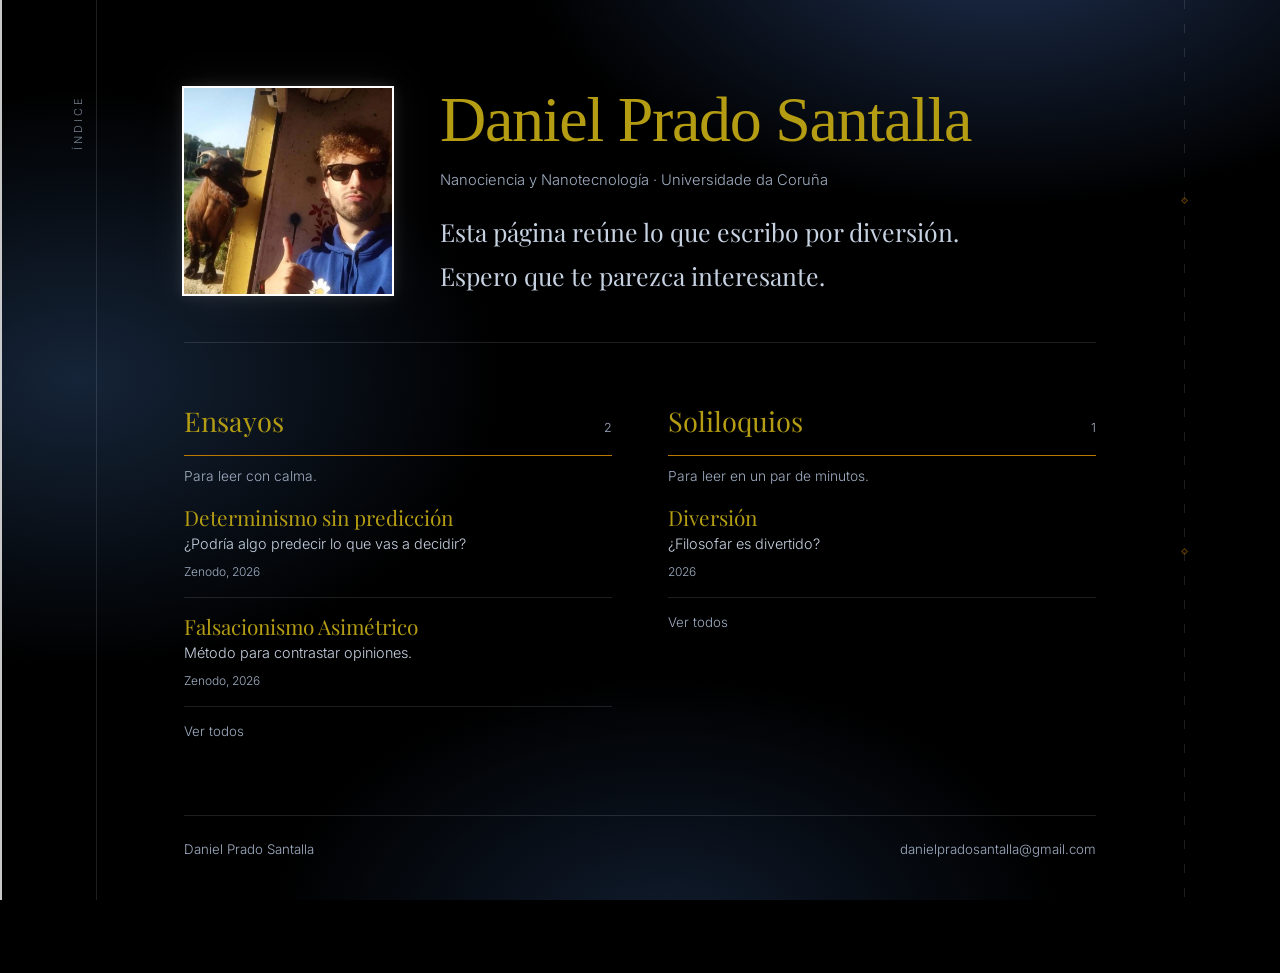
<file: index.html>
<!DOCTYPE html>
<html lang="es">
<head>
<meta charset="utf-8">
<meta name="viewport" content="width=device-width, initial-scale=1">
<title>Daniel Prado Santalla</title>
<meta name="description" content="Ensayos y soliloquios de Daniel Prado Santalla.">

<!-- Icono de la pestaña -->
<link rel="icon" href="favicon-32.png" sizes="32x32" type="image/png">
<link rel="icon" href="favicon.png" sizes="256x256" type="image/png">
<link rel="apple-touch-icon" href="favicon.png">

<!-- Tarjeta que se ve al compartir el enlace. Cuando publiques la web,
     sustituye https://danipradoweb.github.io por su dirección real en las tres líneas. -->
<meta property="og:type" content="website">
<meta property="og:title" content="Daniel Prado Santalla">
<meta property="og:description" content="Ensayos y soliloquios de Daniel Prado Santalla.">
<meta property="og:image" content="https://danipradoweb.github.io/foto.jpg">
<meta property="og:url" content="https://danipradoweb.github.io/">
<meta property="og:locale" content="es_ES">
<meta name="twitter:card" content="summary_large_image">
<link rel="preconnect" href="https://fonts.googleapis.com">
<link rel="preconnect" href="https://fonts.gstatic.com" crossorigin>
<link href="https://fonts.googleapis.com/css2?family=Playfair+Display:wght@400;500&family=Inter:wght@300;400&display=swap" rel="stylesheet">
<link rel="stylesheet" href="estilo.css">
</head>
<body>
<div id="luz"></div>
<div class="margenes" aria-hidden="true">
  <span class="izq"></span>
  <span class="rotulo">ÍNDICE</span>
  <span class="der"></span>
  <span class="punto a"></span>
  <span class="punto b"></span>
</div>
<div class="marco">

  <header class="portada">
    <div class="retrato"><img src="foto.jpg" alt="Daniel Prado Santalla"></div>
    <div>
      <h1 class="nombre">Daniel Prado Santalla</h1>
      <p class="oficio">Nanociencia y Nanotecnología · Universidade da Coruña</p>
      <p class="lema">Esta página reúne lo que escribo por diversión. </p>
      <p class="lema">Espero que te parezca interesante.</p>
    </div>
  </header>

  <div class="patio">

    <!-- En la portada solo sale lo que escribas aquí a mano: el más
         reciente arriba. Con dos o tres por sección es suficiente;
         el resto queda en su página. -->

    <section>
      <a class="puerta" href="ensayos.html"><h2>Ensayos</h2><span class="cuenta">2</span></a>
      <p class="resumen">Para leer con calma.</p>

      <a class="obra" href="https://doi.org/10.5281/zenodo.23628926" target="_blank" rel="noopener">
        <span class="titulo">Determinismo sin predicción</span>
        <span class="glosa">¿Podría algo predecir lo que vas a decidir?</span>
        <span class="anno">Zenodo, 2026</span>
      </a>

      <a class="obra" href="https://doi.org/10.5281/zenodo.19446046" target="_blank" rel="noopener">
        <span class="titulo">Falsacionismo Asimétrico</span>
        <span class="glosa">Método para contrastar opiniones.</span>
        <span class="anno">Zenodo, 2026</span>
      </a>

      <a class="todos" href="ensayos.html">Ver todos</a>
    </section>

    <section>
      <a class="puerta" href="soliloquios.html"><h2>Soliloquios</h2><span class="cuenta">1</span></a>
      <p class="resumen">Para leer en un par de minutos.</p>

      <a class="obra" href="diversion.html">
        <span class="titulo">Diversión</span>
        <span class="glosa">¿Filosofar es divertido?</span>
        <span class="anno">2026</span>
      </a>

      <a class="todos" href="soliloquios.html">Ver todos</a>
    </section>

  </div>

  <!-- ===========================================================
       SECCIÓN DE VÍDEOS. Cuando tengas el canal, saca este bloque
       de entre los comentarios y cámbiale la dirección.
       Para que quede bien, muévelo dentro de <div class="patio">.
  <section>
    <a class="puerta" href="https://www.youtube.com/@TUCANAL" target="_blank" rel="noopener"><h2>Vídeos</h2></a>
  </section>
       =========================================================== -->


  <footer class="pie">
    <span>Daniel Prado Santalla</span>
    <a href="mailto:danielpradosantalla@gmail.com">danielpradosantalla@gmail.com</a>
  </footer>

</div>
<script src="pagina.js"></script>
</body>
</html>
</file>
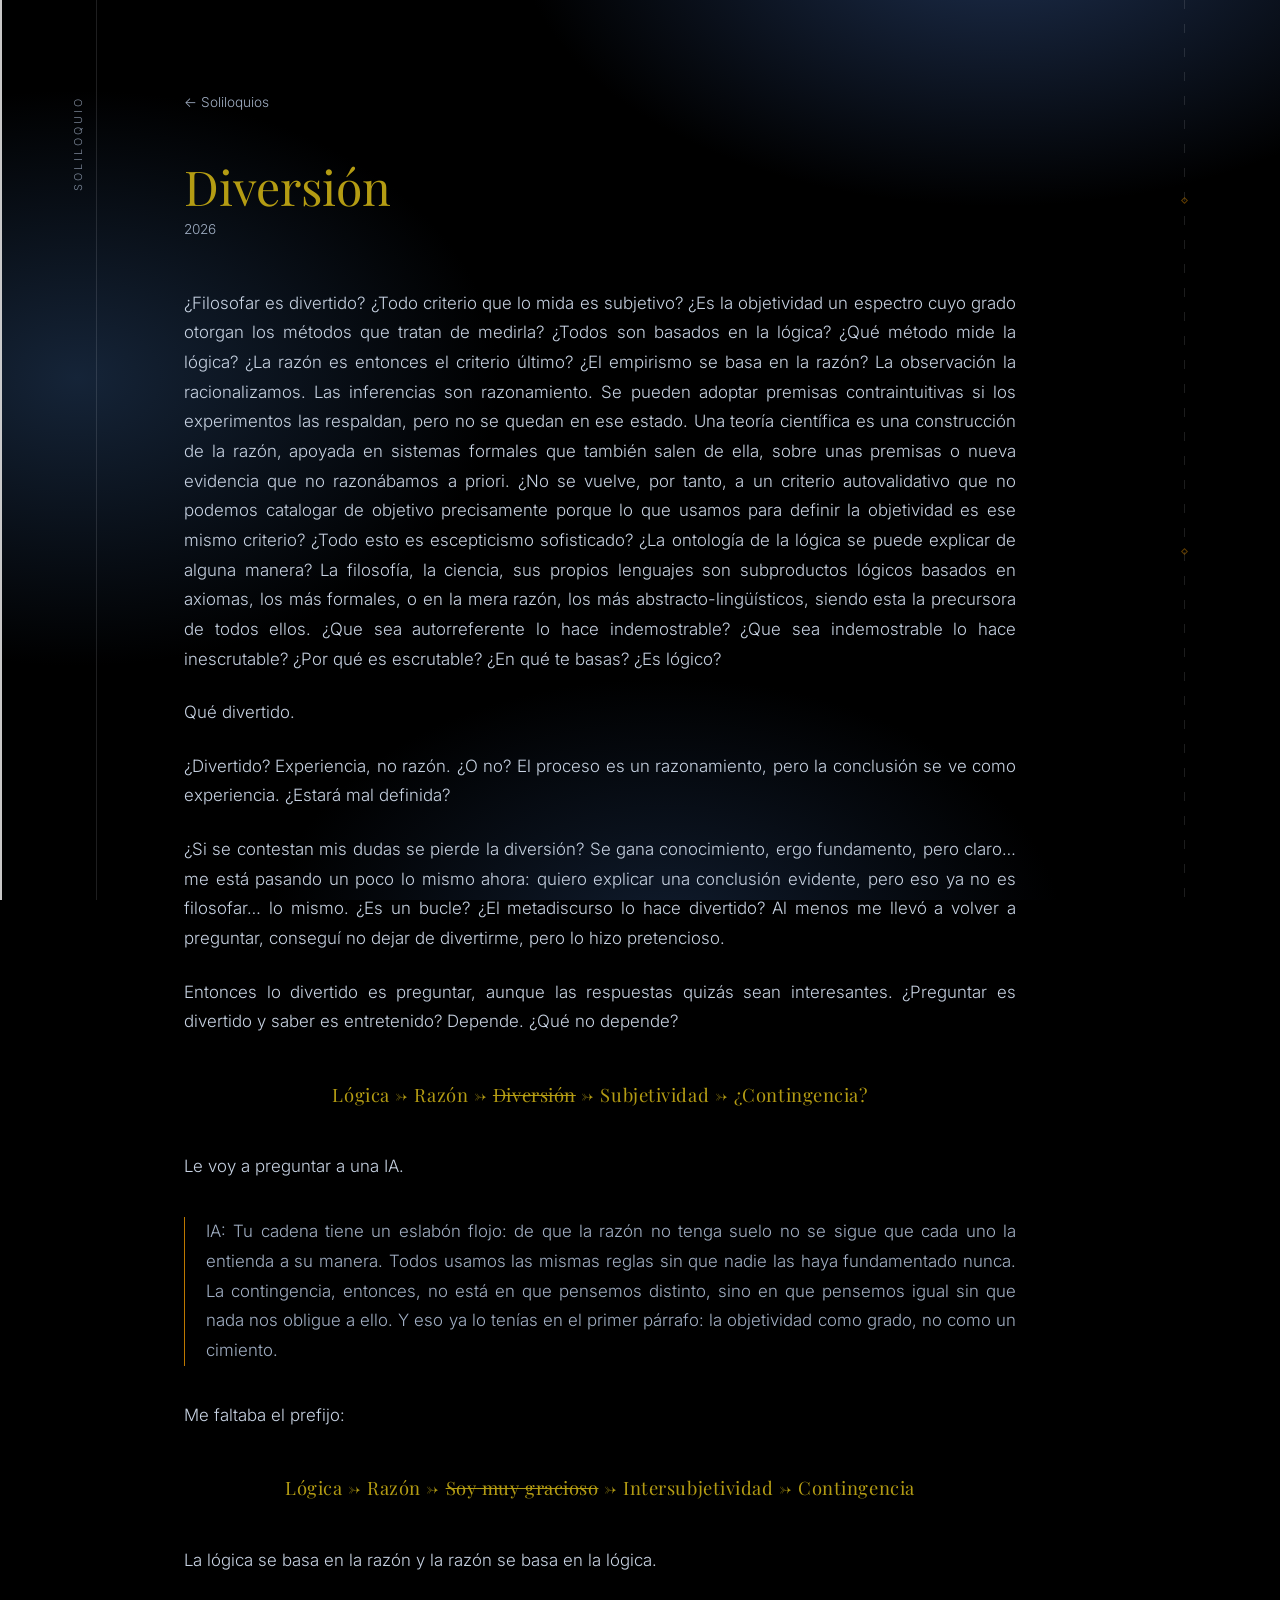
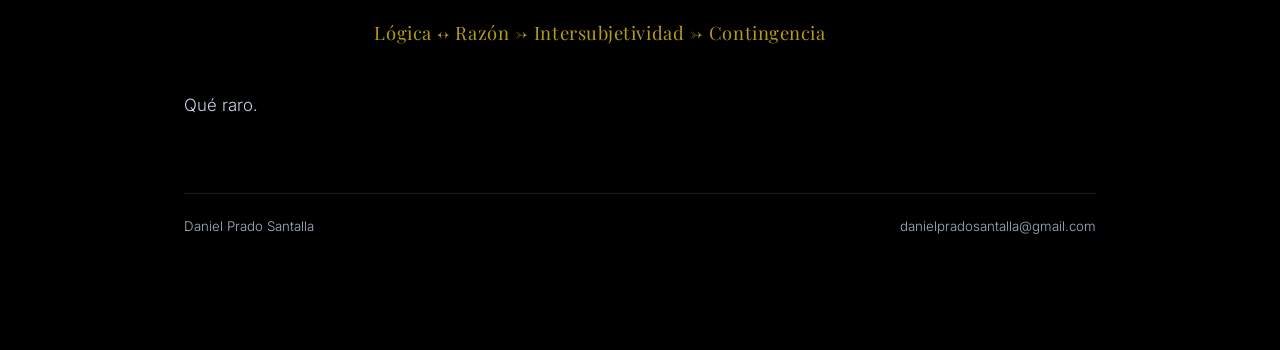
<file: diversion.html>
<!DOCTYPE html>
<html lang="es">
<head>
<meta charset="utf-8">
<meta name="viewport" content="width=device-width, initial-scale=1">
<title>Diversión — Daniel Prado Santalla</title>
<meta name="description" content="Soliloquio sobre la lógica, la razón y por qué preguntar divierte.">

<!-- Icono de la pestaña -->
<link rel="icon" href="favicon-32.png" sizes="32x32" type="image/png">
<link rel="icon" href="favicon.png" sizes="256x256" type="image/png">
<link rel="apple-touch-icon" href="favicon.png">

<!-- Tarjeta que se ve al compartir el enlace. Cuando publiques la web,
     sustituye https://danipradoweb.github.io por su dirección real en las tres líneas. -->
<meta property="og:type" content="website">
<meta property="og:title" content="Diversión — Daniel Prado Santalla">
<meta property="og:description" content="Soliloquio sobre la lógica, la razón y por qué preguntar divierte.">
<meta property="og:image" content="https://danipradoweb.github.io/foto.jpg">
<meta property="og:url" content="https://danipradoweb.github.io/diversion.html">
<meta property="og:locale" content="es_ES">
<meta name="twitter:card" content="summary_large_image">
<link rel="preconnect" href="https://fonts.googleapis.com">
<link rel="preconnect" href="https://fonts.gstatic.com" crossorigin>
<link href="https://fonts.googleapis.com/css2?family=Playfair+Display:wght@400;500&family=Inter:wght@300;400&display=swap" rel="stylesheet">
<link rel="stylesheet" href="estilo.css">
</head>
<body>
<div id="luz"></div>
<div class="margenes" aria-hidden="true">
  <span class="izq"></span>
  <span class="rotulo">SOLILOQUIO</span>
  <span class="der"></span>
  <span class="punto a"></span>
  <span class="punto b"></span>
</div>
<div class="marco">

  <a class="volver" href="soliloquios.html">← Soliloquios</a>

  <h1 class="titulo-texto">Diversión</h1>
  <p class="fecha">2026</p>

  <div class="texto">

    <p>¿Filosofar es divertido? ¿Todo criterio que lo mida es subjetivo? ¿Es la objetividad
    un espectro cuyo grado otorgan los métodos que tratan de medirla? ¿Todos son basados en
    la lógica? ¿Qué método mide la lógica? ¿La razón es entonces el criterio último? ¿El
    empirismo se basa en la razón? La observación la racionalizamos. Las inferencias son
    razonamiento. Se pueden adoptar premisas contraintuitivas si los experimentos las
    respaldan, pero no se quedan en ese estado. Una teoría científica es una construcción de
    la razón, apoyada en sistemas formales que también salen de ella, sobre unas premisas o
    nueva evidencia que no razonábamos a priori. ¿No se vuelve, por tanto, a un criterio
    autovalidativo que no podemos catalogar de objetivo precisamente porque lo que usamos
    para definir la objetividad es ese mismo criterio? ¿Todo esto es escepticismo sofisticado?
    ¿La ontología de la lógica se puede explicar de alguna manera? La filosofía, la ciencia,
    sus propios lenguajes son subproductos lógicos basados en axiomas, los más formales, o en
    la mera razón, los más abstracto-lingüísticos, siendo esta la precursora de todos ellos.
    ¿Que sea autorreferente lo hace indemostrable? ¿Que sea indemostrable lo hace inescrutable?
    ¿Por qué es escrutable? ¿En qué te basas? ¿Es lógico?</p>

    <p>Qué divertido.</p>

    <p>¿Divertido? Experiencia, no razón. ¿O no? El proceso es un razonamiento, pero la
    conclusión se ve como experiencia. ¿Estará mal definida?</p>

    <p>¿Si se contestan mis dudas se pierde la diversión? Se gana conocimiento, ergo
    fundamento, pero claro… me está pasando un poco lo mismo ahora: quiero explicar una
    conclusión evidente, pero eso ya no es filosofar… lo mismo. ¿Es un bucle? ¿El metadiscurso
    lo hace divertido? Al menos me llevó a volver a preguntar, conseguí no dejar de
    divertirme, pero lo hizo pretencioso.</p>

    <p>Entonces lo divertido es preguntar, aunque las respuestas quizás sean interesantes.
    ¿Preguntar es divertido y saber es entretenido? Depende. ¿Qué no depende?</p>

    <p class="cadena">Lógica → Razón → <s>Diversión</s> → Subjetividad → ¿Contingencia?</p>

    <p>Le voy a preguntar a una IA.</p>

    <blockquote class="interlocutor">
      <p>IA: Tu cadena tiene un eslabón flojo: de que la razón no tenga suelo no se sigue que
      cada uno la entienda a su manera. Todos usamos las mismas reglas sin que nadie las haya
      fundamentado nunca. La contingencia, entonces, no está en que pensemos distinto, sino en
      que pensemos igual sin que nada nos obligue a ello. Y eso ya lo tenías en el primer
      párrafo: la objetividad como grado, no como un cimiento.</p>
    </blockquote>

    <p>Me faltaba el prefijo:</p>

    <p class="cadena">Lógica → Razón → <s>Soy muy gracioso</s> → Intersubjetividad → Contingencia</p>

    <p>La lógica se basa en la razón y la razón se basa en la lógica.</p>

    <p class="cadena">Lógica ↔ Razón → Intersubjetividad → Contingencia</p>

    <p>Qué raro.</p>

  </div>


  <footer class="pie">
    <span>Daniel Prado Santalla</span>
    <a href="mailto:danielpradosantalla@gmail.com">danielpradosantalla@gmail.com</a>
  </footer>

</div>
<script src="pagina.js"></script>
<script data-goatcounter="https://danipradoweb.goatcounter.com/count" async src="//gc.zgo.at/count.js"></script>
</body>
</html>
</file>
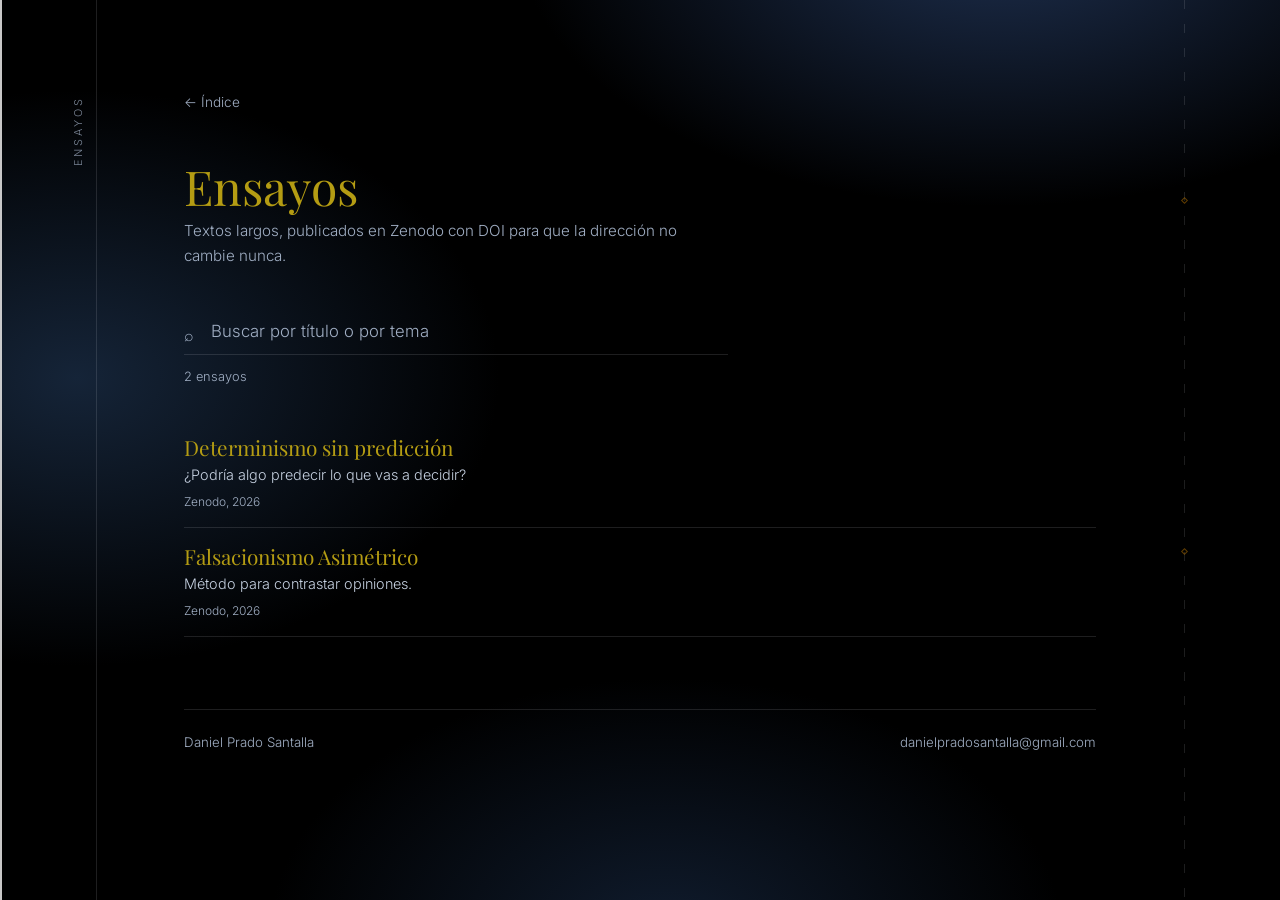
<file: ensayos.html>
<!DOCTYPE html>
<html lang="es">
<head>
<meta charset="utf-8">
<meta name="viewport" content="width=device-width, initial-scale=1">
<title>Ensayos — Daniel Prado Santalla</title>
<meta name="description" content="Ensayos de Daniel Prado Santalla, publicados en Zenodo.">

<!-- Icono de la pestaña -->
<link rel="icon" href="favicon-32.png" sizes="32x32" type="image/png">
<link rel="icon" href="favicon.png" sizes="256x256" type="image/png">
<link rel="apple-touch-icon" href="favicon.png">

<!-- Tarjeta que se ve al compartir el enlace. Cuando publiques la web,
     sustituye https://danipradoweb.github.io por su dirección real en las tres líneas. -->
<meta property="og:type" content="website">
<meta property="og:title" content="Ensayos — Daniel Prado Santalla">
<meta property="og:description" content="Ensayos de Daniel Prado Santalla, publicados en Zenodo.">
<meta property="og:image" content="https://danipradoweb.github.io/foto.jpg">
<meta property="og:url" content="https://danipradoweb.github.io/ensayos.html">
<meta property="og:locale" content="es_ES">
<meta name="twitter:card" content="summary_large_image">
<link rel="preconnect" href="https://fonts.googleapis.com">
<link rel="preconnect" href="https://fonts.gstatic.com" crossorigin>
<link href="https://fonts.googleapis.com/css2?family=Playfair+Display:wght@400;500&family=Inter:wght@300;400&display=swap" rel="stylesheet">
<link rel="stylesheet" href="estilo.css">
</head>
<body>
<div id="luz"></div>
<div class="margenes" aria-hidden="true">
  <span class="izq"></span>
  <span class="rotulo">ENSAYOS</span>
  <span class="der"></span>
  <span class="punto a"></span>
  <span class="punto b"></span>
</div>
<div class="marco">

  <a class="volver" href="index.html">← Índice</a>

  <h1 class="titulo-seccion">Ensayos</h1>
  <p class="intro">Textos largos, publicados en Zenodo con DOI para que la dirección
  no cambie nunca.</p>

  <div class="buscador">
    <span class="lupa">⌕</span>
    <input id="filtro" data-plural="ensayos" data-singular="ensayo" type="search" placeholder="Buscar por título o por tema" autocomplete="off">
    <p class="cuantos" id="cuantos"></p>
  </div>

  <div id="lista">

    <a class="obra" href="https://doi.org/10.5281/zenodo.23628926" target="_blank" rel="noopener">
      <span class="titulo">Determinismo sin predicción</span>
      <span class="glosa">¿Podría algo predecir lo que vas a decidir?</span>
      <span class="anno">Zenodo, 2026</span>
    </a>

    <a class="obra" href="https://doi.org/10.5281/zenodo.19446046" target="_blank" rel="noopener">
      <span class="titulo">Falsacionismo Asimétrico</span>
      <span class="glosa">Método para contrastar opiniones.</span>
      <span class="anno">Zenodo, 2026</span>
    </a>

    <!-- PLANTILLA: copia este bloque encima del primero (el más nuevo va arriba)
         y cambia los tres datos.
    <a class="obra" href="DIRECCIÓN DEL DOI" target="_blank" rel="noopener">
      <span class="titulo">TÍTULO</span>
      <span class="glosa">DESCRIPCIÓN EN UNA LÍNEA</span>
      <span class="anno">Zenodo, AÑO</span>
    </a>
    -->

  </div>
  <p class="vacio" id="vacio">No hay ningún ensayo que coincida.</p>


  <footer class="pie">
    <span>Daniel Prado Santalla</span>
    <a href="mailto:danielpradosantalla@gmail.com">danielpradosantalla@gmail.com</a>
  </footer>

</div>
<script src="pagina.js"></script>
</body>
</html>
</file>
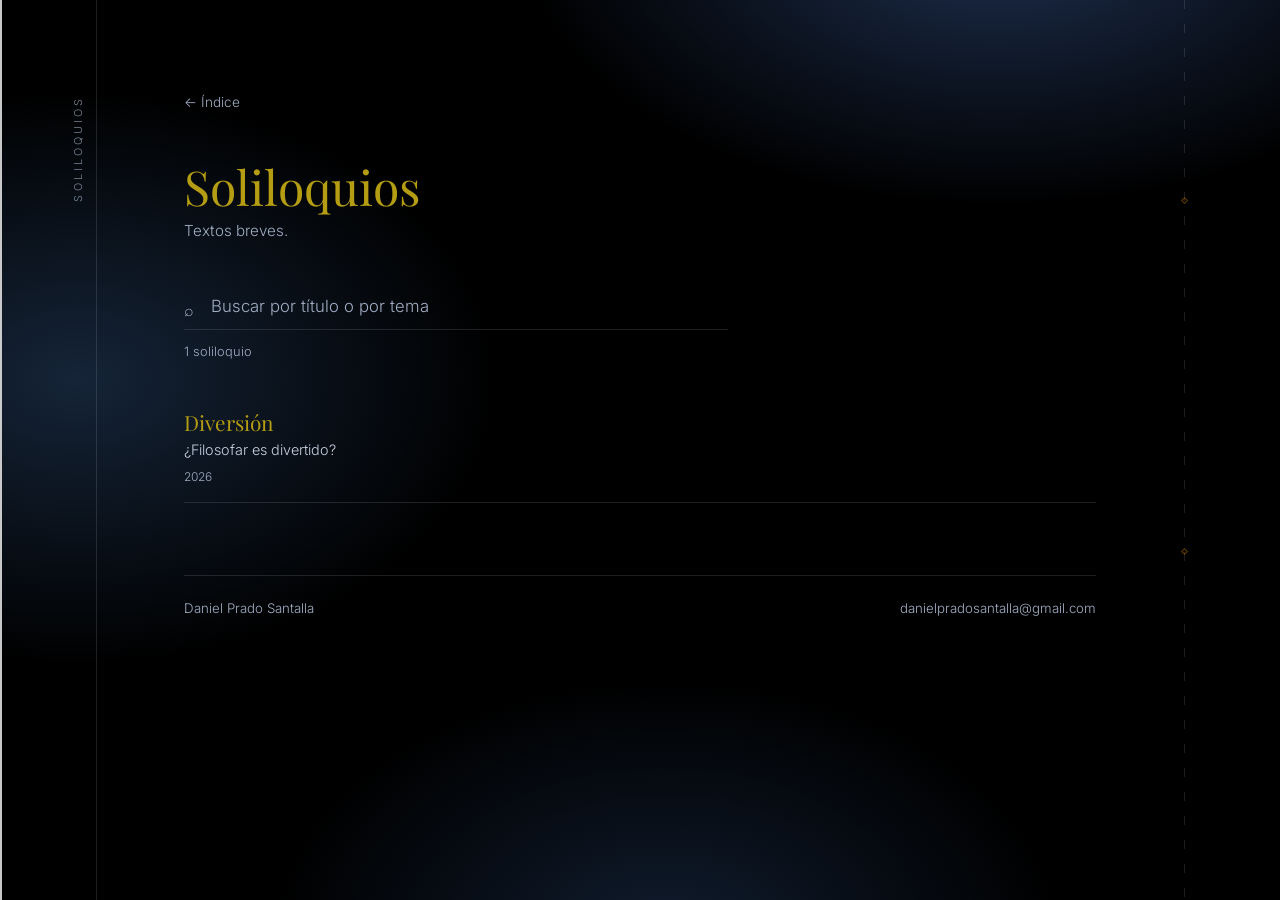
<file: soliloquios.html>
<!DOCTYPE html>
<html lang="es">
<head>
<meta charset="utf-8">
<meta name="viewport" content="width=device-width, initial-scale=1">
<title>Soliloquios — Daniel Prado Santalla</title>
<meta name="description" content="Soliloquios de Daniel Prado Santalla: textos breves de reflexión.">

<!-- Icono de la pestaña -->
<link rel="icon" href="favicon-32.png" sizes="32x32" type="image/png">
<link rel="icon" href="favicon.png" sizes="256x256" type="image/png">
<link rel="apple-touch-icon" href="favicon.png">

<!-- Tarjeta que se ve al compartir el enlace. Cuando publiques la web,
     sustituye https://danipradoweb.github.io por su dirección real en las tres líneas. -->
<meta property="og:type" content="website">
<meta property="og:title" content="Soliloquios — Daniel Prado Santalla">
<meta property="og:description" content="Soliloquios de Daniel Prado Santalla: textos breves de reflexión.">
<meta property="og:image" content="https://danipradoweb.github.io/foto.jpg">
<meta property="og:url" content="https://danipradoweb.github.io/soliloquios.html">
<meta property="og:locale" content="es_ES">
<meta name="twitter:card" content="summary_large_image">
<link rel="preconnect" href="https://fonts.googleapis.com">
<link rel="preconnect" href="https://fonts.gstatic.com" crossorigin>
<link href="https://fonts.googleapis.com/css2?family=Playfair+Display:wght@400;500&family=Inter:wght@300;400&display=swap" rel="stylesheet">
<link rel="stylesheet" href="estilo.css">
</head>
<body>
<div id="luz"></div>
<div class="margenes" aria-hidden="true">
  <span class="izq"></span>
  <span class="rotulo">SOLILOQUIOS</span>
  <span class="der"></span>
  <span class="punto a"></span>
  <span class="punto b"></span>
</div>
<div class="marco">

  <a class="volver" href="index.html">← Índice</a>

  <h1 class="titulo-seccion">Soliloquios</h1>
  <p class="intro">Textos breves.</p>

  <div class="buscador">
    <span class="lupa">⌕</span>
    <input id="filtro" data-plural="soliloquios" data-singular="soliloquio" type="search" placeholder="Buscar por título o por tema" autocomplete="off">
    <p class="cuantos" id="cuantos"></p>
  </div>

  <div id="lista">

    <a class="obra" href="diversion.html">
      <span class="titulo">Diversión</span>
      <span class="glosa">¿Filosofar es divertido?</span>
      <span class="anno">2026</span>
    </a>

    <!-- PLANTILLA: copia este bloque y cambia los tres datos.
    <a class="obra" href="NOMBRE-DEL-ARCHIVO.html">
      <span class="titulo">TÍTULO</span>
      <span class="glosa">DESCRIPCIÓN EN UNA LÍNEA</span>
      <span class="anno">AÑO</span>
    </a>
    -->

  </div>
  <p class="vacio" id="vacio">No hay ningún soliloquio que coincida.</p>


  <footer class="pie">
    <span>Daniel Prado Santalla</span>
    <a href="mailto:danielpradosantalla@gmail.com">danielpradosantalla@gmail.com</a>
  </footer>

</div>
<script src="pagina.js"></script>
<script data-goatcounter="https://danipradoweb.goatcounter.com/count" async src="//gc.zgo.at/count.js"></script>
</body>
</html>
</file>
<file: estilo.css>
/* =================================================================
   1. VARIABLES — cambiando estas líneas cambia toda la web
   ================================================================= */
:root{
  --fondo:#000000;      /* azul de fondo */
  --tinta:#b49c13;      /* títulos y texto principal */
  --tinta2:#c7d2e2;     /* descripciones */
  --gris:#a0aec3;       /* años, contadores, texto menor */
  --ambar:#bd7800;      /* enlaces y acentos */
  --raya:rgba(241,244,249,.12);   /* líneas de separación */
  --ancho:62rem;        /* ancho máximo del contenido */
  --franja:6rem;        /* separación de las franjas blancas */
  color-scheme:dark;
}

*{box-sizing:border-box}

body{
  margin:0; color:var(--tinta);
  font-family:"Inter",system-ui,sans-serif; font-weight:300; line-height:1.65;
  background:var(--fondo);
  background-image:
    radial-gradient(52rem 30rem at 78% -8%, #1E3050 0%, transparent 58%),
    radial-gradient(44rem 30rem at 6% 42%, #152438 0%, transparent 60%),
    radial-gradient(40rem 26rem at 52% 104%, #101C2E 0%, transparent 62%);
  background-attachment:fixed;
}

/* =================================================================
   2. DECORACIÓN — resplandor del cursor y reglas de los márgenes
   ================================================================= */
/*#luz{position:fixed; inset:0; pointer-events:none; z-index:0;
  background:radial-gradient(3rem 3rem at var(--x,-999px) var(--y,-999px),
    rgba(224,164,94,.16), transparent 70%)}*/

.margenes{position:fixed; inset:0; pointer-events:none; z-index:0; display:none}
@media(min-width:78rem){ .margenes{display:block} }

/* línea continua a la izquierda, con el rótulo vertical */
.margenes .izq{position:absolute; top:0; bottom:0;
  left:calc(50% - var(--ancho)/2 - 3rem); width:1px; background:var(--raya)}
.margenes .rotulo{position:absolute; top:6rem;
  left:calc(50% - var(--ancho)/2 - 4.6rem);
  writing-mode:vertical-rl; transform:rotate(180deg);
  font-size:.68rem; letter-spacing:.28em; color:var(--gris); opacity:.75}

/* línea de trazos a la derecha, como una regla */
.margenes .der{position:absolute; top:0; bottom:0;
  left:calc(50% + var(--ancho)/2 + 3rem); width:1px;
  background:repeating-linear-gradient(to bottom,
    var(--raya) 0 .55rem, transparent .55rem 1.5rem)}
.margenes .punto{position:absolute; width:5px; height:5px; border:1px solid var(--ambar);
  opacity:.5; left:calc(50% + var(--ancho)/2 + 3rem - 2px); transform:rotate(45deg)}
.margenes .punto.a{top:22%} .margenes .punto.b{top:61%}

/* franjas blancas verticales, por fuera de las líneas de decoración */
.margenes .izq::before,
.margenes .der::after{
  content:""; position:absolute; top:0; bottom:0; width:2px;
  background:rgba(224, 223, 223, 0.896);
}
.margenes .izq::before{left:calc(var(--franja) * -1)}
.margenes .der::after{left:var(--franja)}

.marco{position:relative; z-index:1; max-width:var(--ancho); margin:0 auto;
  padding:5.5rem 2.5rem 7rem}

/* =================================================================
   3. PORTADA
   ================================================================= */
.portada{display:grid; grid-template-columns:13rem 1fr; gap:3rem; align-items:center;
  padding-bottom:3rem; border-bottom:1px solid var(--raya)}
.retrato img{width:100%; display:block; /*aspect-ratio:1/1; object-fit:cover; object-position:50% 30%;*/
  box-shadow:0 0 0 2px rgb(255, 255, 254),
             0 0 14px 1px rgba(255,255,255,.14),
             0 0 42px 6px rgba(255,255,255,.05)}
.nombre{font-family:"Times New Roman",Times,Georgia,serif; font-weight:400; font-size:4rem;
  line-height:1; letter-spacing:-.02em; margin:0 0 1rem}
.oficio{margin:0 0 1.4rem; color:var(--gris); font-size:.92rem}
.lema{font-family:"Playfair Display",Times,serif; font-weight:400; font-size:1.55rem;
  line-height:1.4; margin:0; max-width:26em; color:var(--tinta2)}
.lema + .lema{margin-top:.6rem}

.patio{display:grid; grid-template-columns:1fr 1fr; gap:3.5rem; margin-top:3.5rem}

/* cabecera de sección: enlaza a su página */
.puerta{display:flex; align-items:baseline; gap:.7rem; text-decoration:none; color:inherit;
  padding-bottom:.7rem; margin-bottom:.4rem; border-bottom:1px solid var(--ambar)}
.puerta h2{font-family:"Playfair Display",Times,serif; font-weight:400; font-size:1.7rem;
  margin:0; transition:color .2s ease}
.puerta:hover h2{color:var(--ambar)}
.puerta .cuenta{margin-left:auto; color:var(--gris); font-size:.78rem}
.puerta:focus-visible{outline:2px solid var(--ambar); outline-offset:5px}

/* frase breve bajo la cabecera de cada sección, en la portada */
.resumen{margin:.55rem 0 .1rem; color:var(--gris); font-size:.86rem}

/* =================================================================
   4. ENTRADAS (listas de obras)
   ================================================================= */
.obra{display:block; text-decoration:none; color:inherit; padding:.95rem 0;
  border-bottom:1px solid var(--raya)}
.titulo{font-family:"Playfair Display",Times,serif; font-size:1.3rem; font-weight:400;
  line-height:1.25; display:block; transition:color .2s ease}
.obra:hover .titulo{color:var(--ambar)}
.glosa{display:block; color:var(--tinta2); font-size:.9rem; margin-top:.15rem}
.anno{display:block; color:var(--gris); font-size:.75rem; margin-top:.35rem}
.obra:focus-visible{outline:2px solid var(--ambar); outline-offset:4px}
.todos{display:inline-block; margin-top:.9rem; color:var(--gris); font-size:.83rem;
  text-decoration:none}
.todos:hover{color:var(--ambar)}


/* aparición suave de las entradas al entrar en pantalla.
   La clase la pone pagina.js: si el JavaScript falla, todo se ve igualmente. */
.aparece{opacity:0; transform:translateY(3.2rem);
  transition:opacity 1.1s ease, transform 1.1s cubic-bezier(.16,.84,.28,1)}
.aparece.visible{opacity:1; transform:none}
@media(prefers-reduced-motion:reduce){
  .aparece{opacity:1; transform:none; transition:none}
}

/* =================================================================
   5. PÁGINAS DE SECCIÓN (ensayos, soliloquios)
   ================================================================= */
.volver{display:inline-block; color:var(--gris); text-decoration:none; font-size:.85rem;
  margin-bottom:3rem}
.volver:hover{color:var(--ambar)}
.titulo-seccion{font-family:"Playfair Display",Times,serif; font-weight:400;
  font-size:3rem; margin:0 0 .4rem; line-height:1.05}
.intro{color:var(--gris); font-size:.95rem; margin:0 0 2.5rem; max-width:34em}

.buscador{position:relative; margin-bottom:2rem; max-width:34rem}
.buscador input{width:100%; background:transparent; border:0;
  border-bottom:1px solid var(--raya); color:var(--tinta); font-family:inherit;
  font-size:1.05rem; font-weight:300; padding:.8rem 0 .8rem 1.7rem; outline:none;
  transition:border-color .25s ease}
.buscador input:focus{border-color:var(--ambar)}
.buscador input::placeholder{color:var(--gris)}
.lupa{position:absolute; left:0; top:.85rem; color:var(--gris)}
.cuantos{color:var(--gris); font-size:.8rem; margin:.7rem 0 0}
.vacio{color:var(--gris); padding:2rem 0; display:none}

/* =================================================================
   6. PÁGINAS DE TEXTO (soliloquios)
   ================================================================= */
.titulo-texto{font-family:"Playfair Display",Times,serif; font-weight:400;
  font-size:3rem; line-height:1.05; margin:0 0 .4rem}
.fecha{color:var(--gris); font-size:.85rem; margin:0 0 3rem}
.texto{max-width:52rem; font-size:1.06rem; line-height:1.75; color:var(--tinta2)}
.texto p{margin:0 0 1.5rem; text-align:justify; hyphens:none}
.texto p.cadena{margin:2.6rem 0; text-align:center; letter-spacing:.03em;
  font-family:"Playfair Display",Times,serif; font-size:1.15rem; color:var(--tinta)}
.cadena s{text-decoration-thickness:1px}
.interlocutor{margin:2.2rem 0; padding-left:1.3rem; border-left:1px solid var(--ambar);
  color:var(--gris)}
.interlocutor p{margin:0}


/* pie de página */
.pie{display:flex; justify-content:space-between; gap:1rem 2rem; flex-wrap:wrap;
  margin-top:4.5rem; padding-top:1.4rem; border-top:1px solid var(--raya);
  color:var(--gris); font-size:.83rem}
.pie a{color:var(--gris); text-decoration:none}
.pie a:hover{color:var(--ambar)}

/* =================================================================
   7. PANTALLAS PEQUEÑAS
   ================================================================= */
@media(prefers-reduced-motion:reduce){*{transition:none !important}}

/* tabletas y ventanas medianas */
@media(max-width:52rem){
  .marco{padding:3.5rem 1.4rem 5rem}
  .portada{grid-template-columns:9rem 1fr; gap:1.5rem}
  .nombre{font-size:2.3rem}
  .lema{font-size:1.2rem}
  .patio{grid-template-columns:1fr; gap:2.5rem; margin-top:2.5rem}
  .titulo-seccion,.titulo-texto{font-size:2.2rem}
  .texto{font-size:1rem}
}

/* por debajo de este ancho, justificar deja huecos feos: texto a bandera */
@media(max-width:44rem){
  .texto p{text-align:left}
}

/* móviles: la cabecera se apila y todo encoge */
@media(max-width:34rem){
  .marco{padding:2.5rem 1.1rem 4rem}
  .pie{font-size:.78rem; margin-top:3rem}
  .portada{grid-template-columns:1fr; gap:1.3rem; padding-bottom:2rem}
  .retrato{max-width:9.5rem}
  .nombre{font-size:2rem; line-height:1.06}
  .oficio{margin-bottom:1rem}
  .lema{font-size:1.1rem; line-height:1.45}
  .titulo-seccion,.titulo-texto{font-size:1.85rem}
  .puerta h2{font-size:1.45rem}
  .titulo{font-size:1.15rem}
  .texto{font-size:1.05rem; line-height:1.72}
  .texto p.cadena{font-size:1rem; text-align:left; letter-spacing:0}
}
</file>
